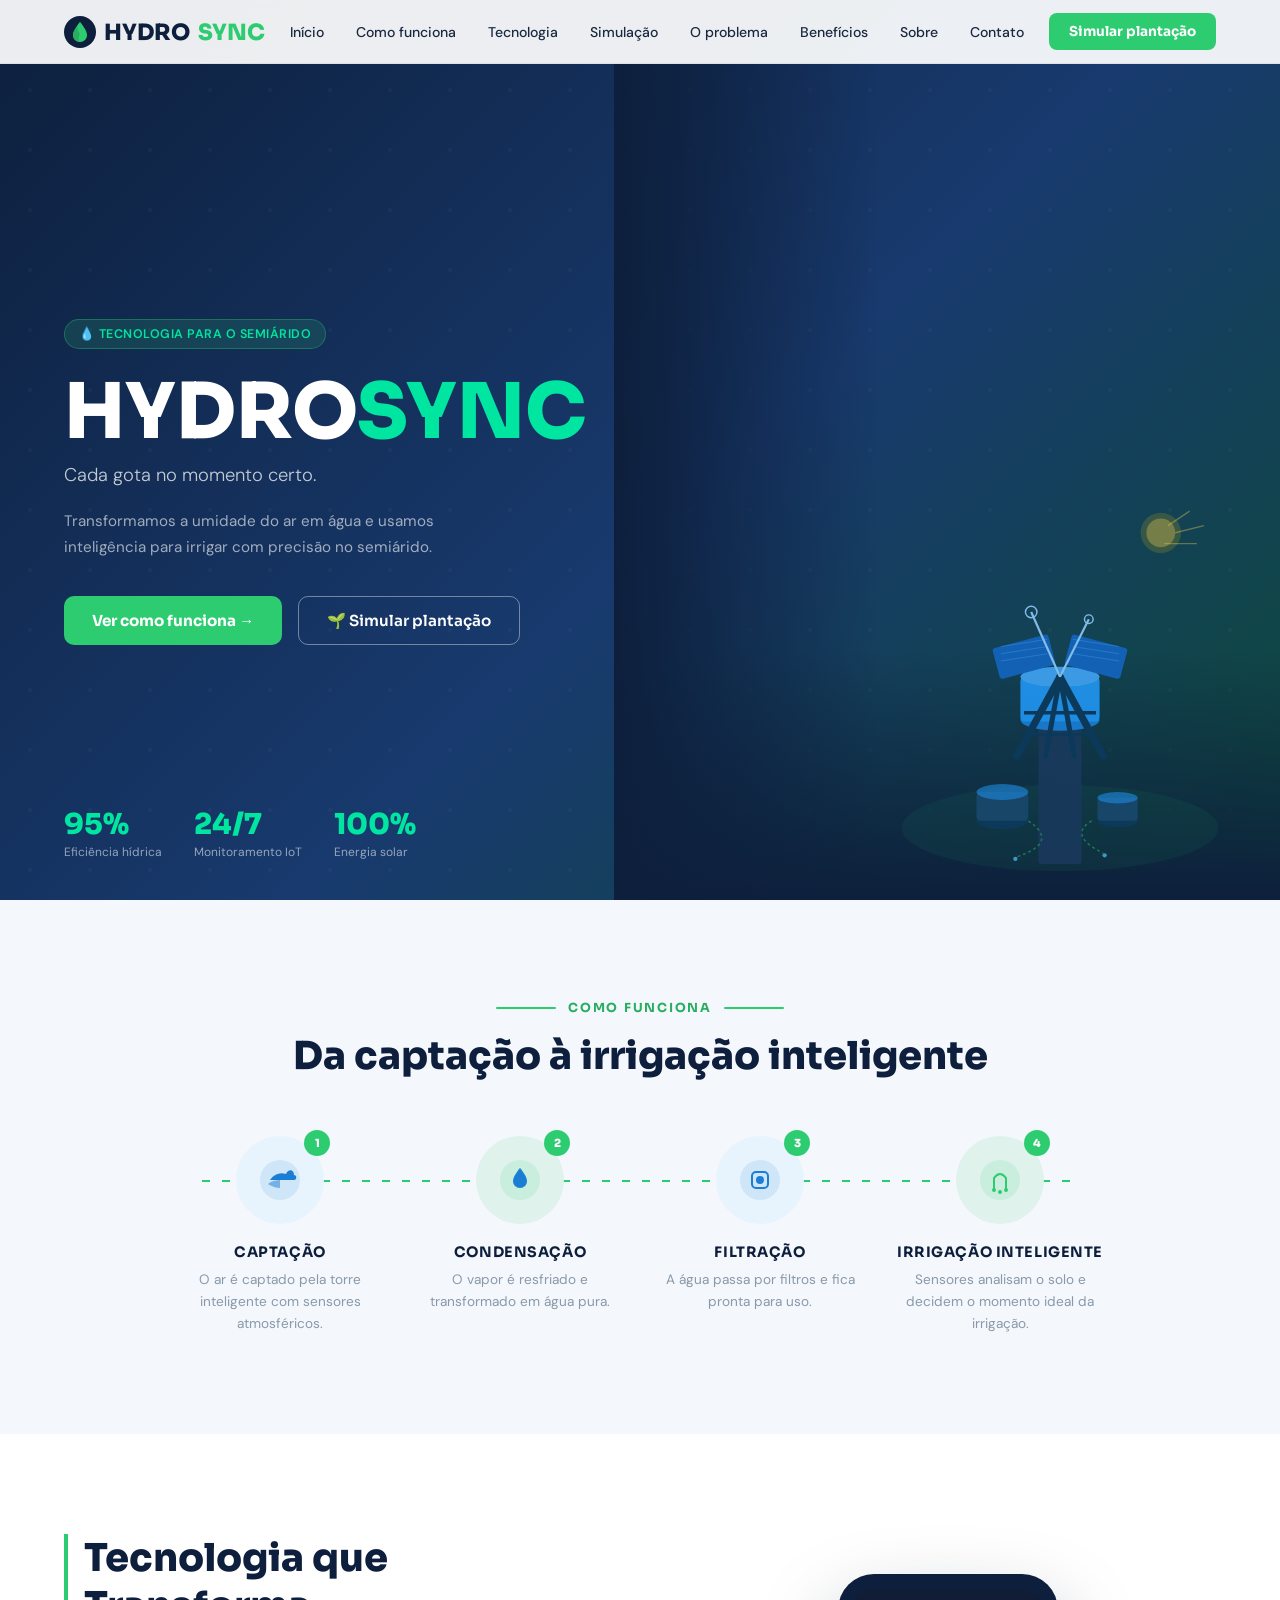
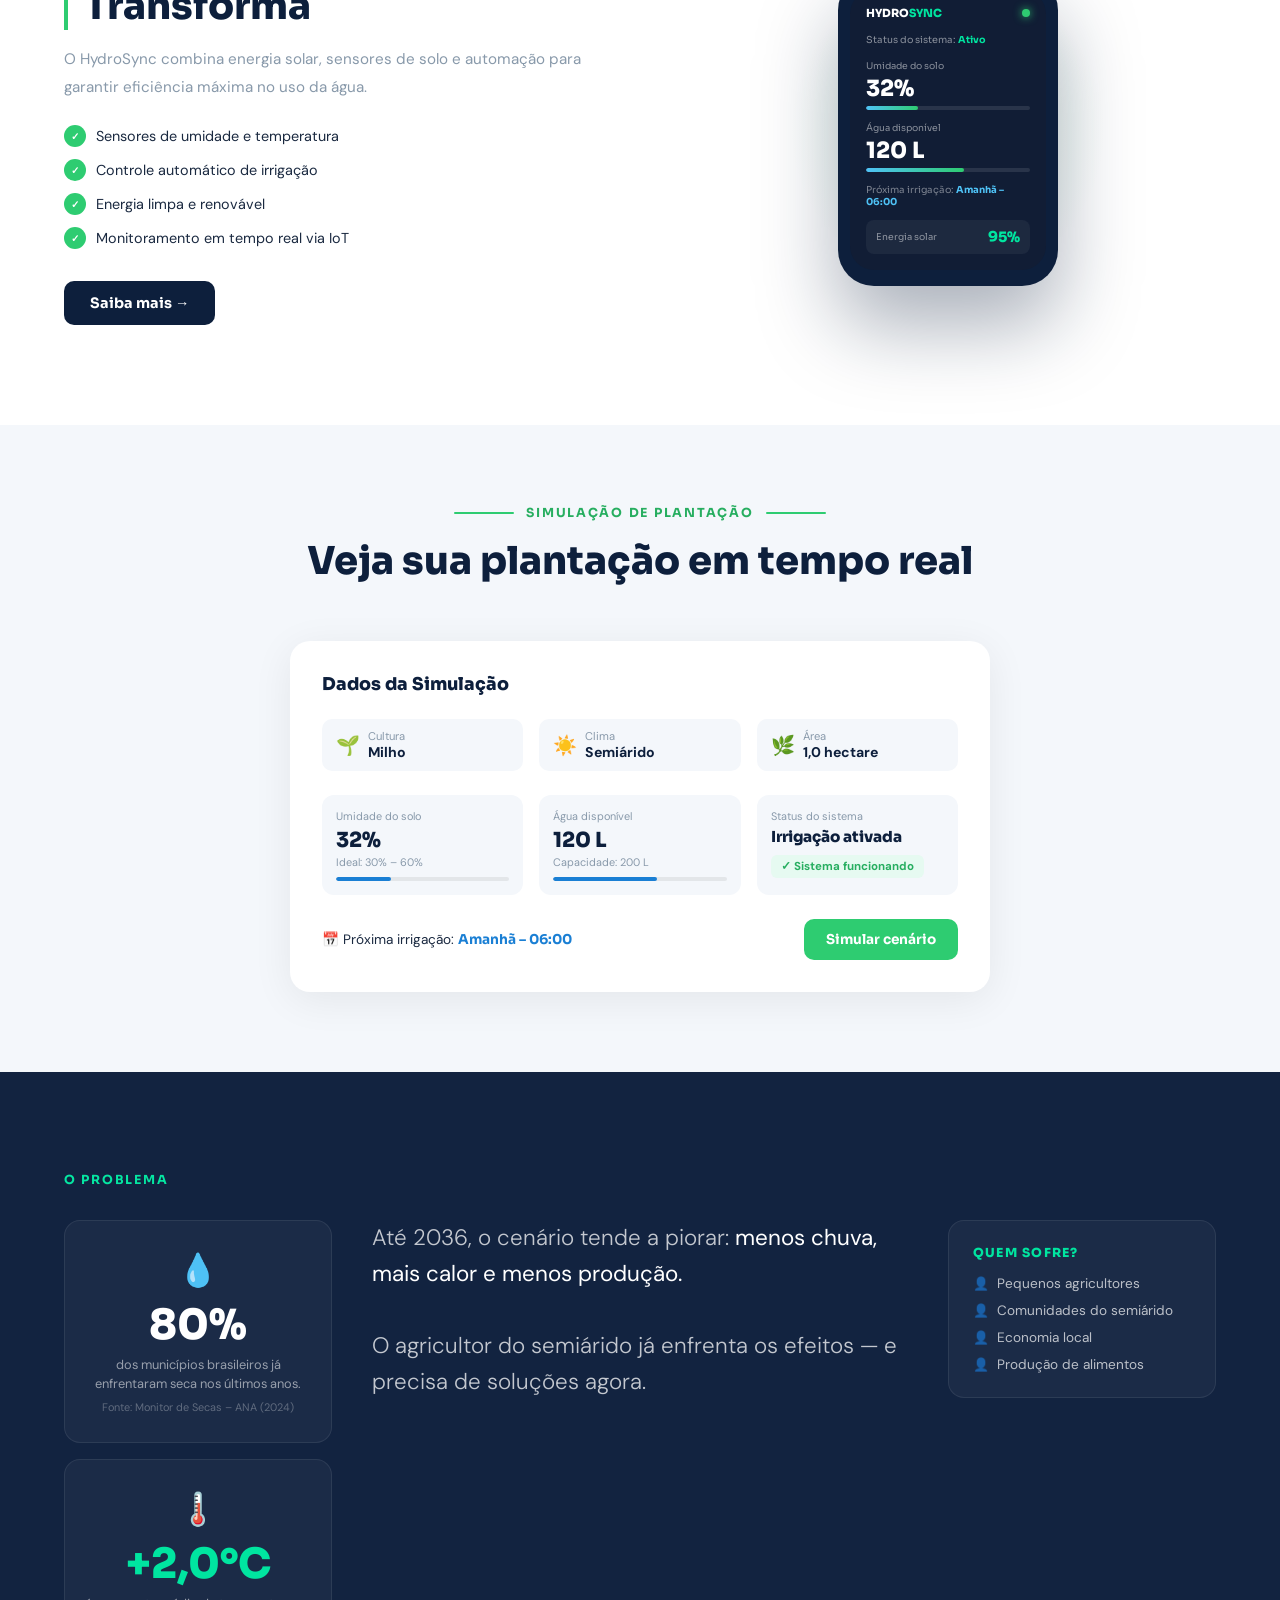
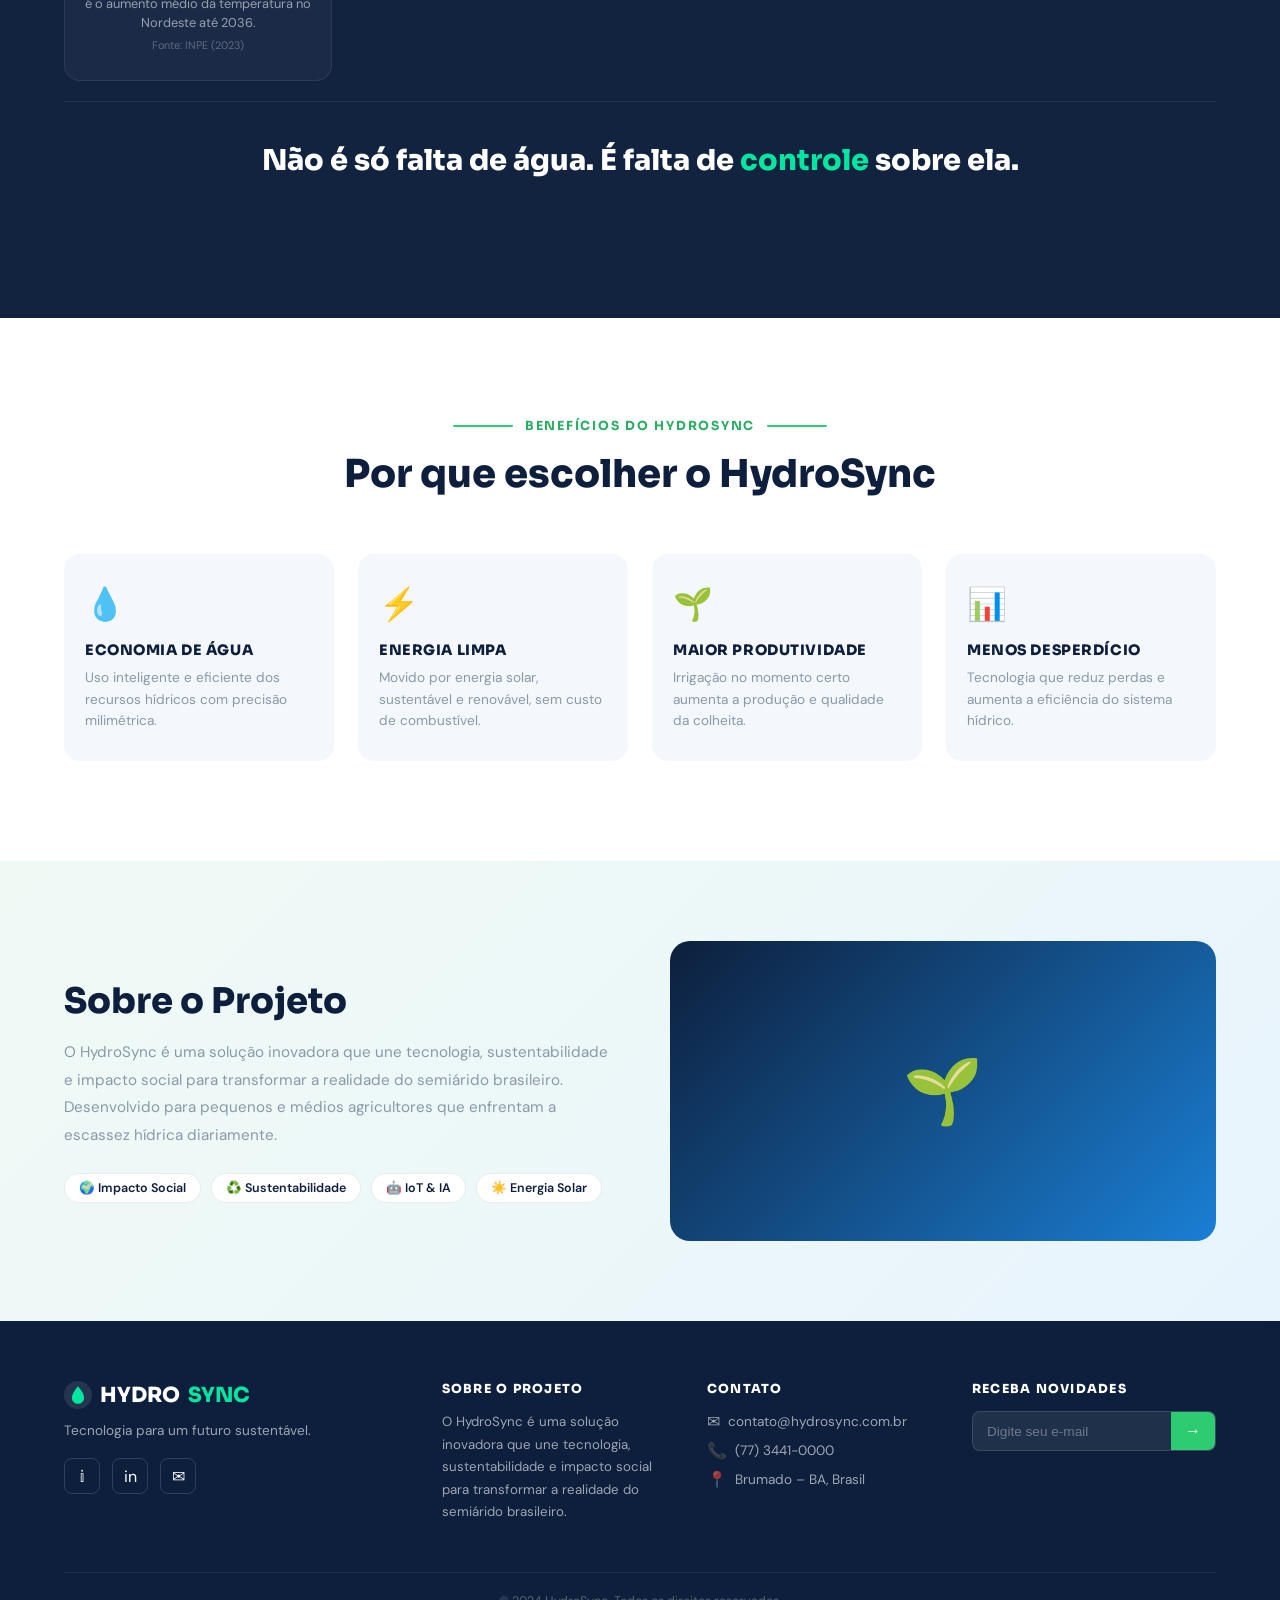
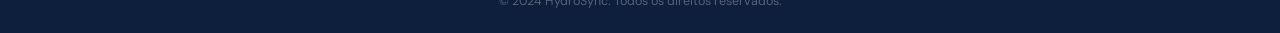
<file: index.html>
<!DOCTYPE html>
<html lang="pt-BR">
<head>
<meta charset="UTF-8">
<meta name="viewport" content="width=device-width, initial-scale=1.0">
<title>HydroSync – Cada gota no momento certo</title>
<link href="https://fonts.googleapis.com/css2?family=Sora:wght@300;400;600;700;800&family=DM+Sans:ital,wght@0,300;0,400;0,500;1,300&display=swap" rel="stylesheet">
<link rel="stylesheet" href="style.css">
</head>
<body>

<!-- NAV -->
<nav id="navbar">
  <a href="#" class="logo">
    <svg class="logo-icon" viewBox="0 0 32 32" fill="none" xmlns="http://www.w3.org/2000/svg">
      <circle cx="16" cy="16" r="16" fill="#0d1f3c"/>
      <path d="M16 6 C16 6 9 14 9 19 C9 22.9 12.1 26 16 26 C19.9 26 23 22.9 23 19 C23 14 16 6 16 6Z" fill="#2ecc71"/>
      <path d="M16 18 C14 16 13 13 14 11 C11 13 9 15.8 9 19 C9 22.9 12.1 26 16 26 C16 26 13 23 16 18Z" fill="#27ae60"/>
    </svg>
    HYDRO<span>SYNC</span>
  </a>
  <ul class="nav-links">
    <li><a href="#hero">Início</a></li>
    <li><a href="#como-funciona">Como funciona</a></li>
    <li><a href="#tecnologia">Tecnologia</a></li>
    <li><a href="#simulacao">Simulação</a></li>
    <li><a href="#problema">O problema</a></li>
    <li><a href="#beneficios">Benefícios</a></li>
    <li><a href="#sobre">Sobre</a></li>
    <li><a href="#footer">Contato</a></li>
  </ul>
<a href="simulacao.html" class="btn-nav">Simular plantação</a>
</nav>

<!-- HERO -->
<section id="hero">
  <div class="hero-content">
    <div class="hero-badge">
      💧 Tecnologia para o semiárido
    </div>
    <h1>HYDRO<span>SYNC</span></h1>
    <p class="hero-tagline">Cada gota no momento certo.</p>
    <p class="hero-desc">Transformamos a umidade do ar em água e usamos inteligência para irrigar com precisão no semiárido.</p>
    <div class="hero-btns">
      <a href="#como-funciona" class="btn-primary">Ver como funciona →</a>
      <a href="#simulacao" class="btn-outline">🌱 Simular plantação</a>
    </div>
  </div>

  <!-- Illustrative tower SVG -->
  <div class="hero-visual">
    <svg viewBox="0 0 500 600" xmlns="http://www.w3.org/2000/svg" class="hero-tower" style="width:360px;opacity:.9">
      <!-- Sky glow -->
      <ellipse cx="250" cy="500" rx="220" ry="60" fill="rgba(46,204,113,0.08)"/>
      <!-- Tower base -->
      <rect x="220" y="350" width="60" height="200" fill="#1a3a5c" rx="4"/>
      <!-- Tank -->
      <ellipse cx="250" cy="350" rx="55" ry="15" fill="#1a7fd4"/>
      <rect x="195" y="290" width="110" height="62" fill="#2196f3" rx="6"/>
      <ellipse cx="250" cy="290" rx="55" ry="14" fill="#42a5f5"/>
      <!-- Tower legs -->
      <line x1="250" y1="290" x2="190" y2="400" stroke="#0d3a5c" stroke-width="10" stroke-linecap="round"/>
      <line x1="250" y1="290" x2="310" y2="400" stroke="#0d3a5c" stroke-width="10" stroke-linecap="round"/>
      <line x1="250" y1="290" x2="230" y2="400" stroke="#0d3a5c" stroke-width="7" stroke-linecap="round"/>
      <line x1="250" y1="290" x2="270" y2="400" stroke="#0d3a5c" stroke-width="7" stroke-linecap="round"/>
      <!-- Cross bars -->
      <line x1="200" y1="340" x2="300" y2="340" stroke="#0d3a5c" stroke-width="5"/>
      <line x1="208" y1="370" x2="292" y2="370" stroke="#0d3a5c" stroke-width="4"/>
      <!-- Solar panels on top -->
      <rect x="160" y="240" width="80" height="44" fill="#1565c0" rx="4" transform="rotate(-15 200 262)"/>
      <rect x="260" y="240" width="80" height="44" fill="#1565c0" rx="4" transform="rotate(15 300 262)"/>
      <!-- Panel lines -->
      <line x1="168" y1="248" x2="232" y2="238" stroke="#42a5f5" stroke-width="1" opacity=".6"/>
      <line x1="168" y1="258" x2="232" y2="248" stroke="#42a5f5" stroke-width="1" opacity=".6"/>
      <line x1="168" y1="268" x2="232" y2="258" stroke="#42a5f5" stroke-width="1" opacity=".6"/>
      <line x1="268" y1="238" x2="332" y2="248" stroke="#42a5f5" stroke-width="1" opacity=".6"/>
      <line x1="268" y1="248" x2="332" y2="258" stroke="#42a5f5" stroke-width="1" opacity=".6"/>
      <line x1="268" y1="258" x2="332" y2="268" stroke="#42a5f5" stroke-width="1" opacity=".6"/>
      <!-- Antennas -->
      <line x1="250" y1="290" x2="210" y2="200" stroke="#90caf9" stroke-width="3"/>
      <circle cx="210" cy="200" r="8" fill="none" stroke="#90caf9" stroke-width="2"/>
      <line x1="250" y1="290" x2="290" y2="210" stroke="#90caf9" stroke-width="3"/>
      <circle cx="290" cy="210" r="6" fill="none" stroke="#90caf9" stroke-width="2"/>
      <!-- Ground tanks -->
      <ellipse cx="170" cy="490" rx="36" ry="12" fill="#0d3a5c"/>
      <rect x="134" y="450" width="72" height="40" fill="#1a4a6e" rx="6"/>
      <ellipse cx="170" cy="450" rx="36" ry="11" fill="#2196f3" opacity=".6"/>
      <ellipse cx="330" cy="490" rx="28" ry="9" fill="#0d3a5c"/>
      <rect x="302" y="458" width="56" height="32" fill="#1a4a6e" rx="5"/>
      <ellipse cx="330" cy="458" rx="28" ry="8" fill="#2196f3" opacity=".6"/>
      <!-- Drip lines -->
      <path d="M206 490 Q250 520 190 540" stroke="#2ecc71" stroke-width="2" fill="none" opacity=".5" stroke-dasharray="4 4"/>
      <path d="M294 490 Q260 510 310 535" stroke="#2ecc71" stroke-width="2" fill="none" opacity=".5" stroke-dasharray="4 4"/>
      <!-- Water drops -->
      <circle cx="188" cy="543" r="3" fill="#4fc3f7" opacity=".8"/>
      <circle cx="312" cy="538" r="3" fill="#4fc3f7" opacity=".8"/>
      <!-- Sunlight rays -->
      <line x1="400" y1="80" x2="430" y2="60" stroke="#ffd54f" stroke-width="2" opacity=".4"/>
      <line x1="410" y1="90" x2="450" y2="80" stroke="#ffd54f" stroke-width="2" opacity=".4"/>
      <line x1="395" y1="105" x2="440" y2="105" stroke="#ffd54f" stroke-width="2" opacity=".4"/>
      <circle cx="390" cy="90" r="28" fill="#ffcc02" opacity=".18"/>
      <circle cx="390" cy="90" r="20" fill="#ffd54f" opacity=".35"/>
    </svg>
  </div>

  <div class="hero-stats">
    <div class="stat">
      <div class="stat-val">95%</div>
      <div class="stat-lbl">Eficiência hídrica</div>
    </div>
    <div class="stat">
      <div class="stat-val">24/7</div>
      <div class="stat-lbl">Monitoramento IoT</div>
    </div>
    <div class="stat">
      <div class="stat-val">100%</div>
      <div class="stat-lbl">Energia solar</div>
    </div>
  </div>
</section>

<!-- COMO FUNCIONA -->
<section id="como-funciona">
  <div class="section-tag"><span>Como funciona</span></div>
  <h2 class="section-title">Da captação à irrigação inteligente</h2>
  <div class="steps">
    <div class="step">
      <div class="step-icon">
        <svg width="40" height="40" viewBox="0 0 40 40" fill="none"><circle cx="20" cy="20" r="20" fill="#1a7fd4" opacity=".12"/><path d="M10 20 C14 14 20 12 26 14 C28 9 34 9 34 15 C37 15 37 20 34 20 Z" fill="#1a7fd4"/><path d="M8 24 C8 24 12 20 20 20 L20 28 C14 28 8 24 8 24Z" fill="#1a7fd4" opacity=".5"/></svg>
        <div class="step-num">1</div>
      </div>
      <h3>Captação</h3>
      <p>O ar é captado pela torre inteligente com sensores atmosféricos.</p>
    </div>
    <div class="step">
      <div class="step-icon">
        <svg width="40" height="40" viewBox="0 0 40 40" fill="none"><circle cx="20" cy="20" r="20" fill="#2ecc71" opacity=".12"/><path d="M20 8 C20 8 13 16 13 21 C13 24.9 16.1 28 20 28 C23.9 28 27 24.9 27 21 C27 16 20 8 20 8Z" fill="#1a7fd4"/></svg>
        <div class="step-num">2</div>
      </div>
      <h3>Condensação</h3>
      <p>O vapor é resfriado e transformado em água pura.</p>
    </div>
    <div class="step">
      <div class="step-icon">
        <svg width="40" height="40" viewBox="0 0 40 40" fill="none"><circle cx="20" cy="20" r="20" fill="#1a7fd4" opacity=".12"/><rect x="12" y="12" width="16" height="16" rx="4" fill="none" stroke="#1a7fd4" stroke-width="2"/><circle cx="20" cy="20" r="4" fill="#1a7fd4"/></svg>
        <div class="step-num">3</div>
      </div>
      <h3>Filtração</h3>
      <p>A água passa por filtros e fica pronta para uso.</p>
    </div>
    <div class="step">
      <div class="step-icon">
        <svg width="40" height="40" viewBox="0 0 40 40" fill="none"><circle cx="20" cy="20" r="20" fill="#2ecc71" opacity=".12"/><path d="M14 28 L14 18 Q20 10 26 18 L26 28" fill="none" stroke="#2ecc71" stroke-width="2" stroke-linecap="round"/><circle cx="14" cy="30" r="2" fill="#2ecc71"/><circle cx="20" cy="32" r="2" fill="#2ecc71"/><circle cx="26" cy="30" r="2" fill="#2ecc71"/></svg>
        <div class="step-num">4</div>
      </div>
      <h3>Irrigação Inteligente</h3>
      <p>Sensores analisam o solo e decidem o momento ideal da irrigação.</p>
    </div>
  </div>
</section>

<!-- TECNOLOGIA -->
<section id="tecnologia">
  <div class="tech-text">
    <h2>Tecnologia que Transforma</h2>
    <p>O HydroSync combina energia solar, sensores de solo e automação para garantir eficiência máxima no uso da água.</p>
    <ul class="feature-list">
      <li>Sensores de umidade e temperatura</li>
      <li>Controle automático de irrigação</li>
      <li>Energia limpa e renovável</li>
      <li>Monitoramento em tempo real via IoT</li>
    </ul>
    <a href="#simulacao" class="btn-green">Saiba mais →</a>
  </div>

  <div class="phone-wrap">
    <div class="glow-ring"></div>
    <div class="phone">
      <div class="phone-inner">
        <div class="phone-header">
          <div class="phone-logo">HYDRO<span>SYNC</span></div>
          <div class="status-dot"></div>
        </div>
        <div class="phone-status">Status do sistema: <strong>Ativo</strong></div>
        <div class="phone-metric">
          <div class="metric-lbl">Umidade do solo</div>
          <div class="metric-val">32%</div>
          <div class="metric-bar"><div class="metric-fill" style="width:32%"></div></div>
        </div>
        <div class="phone-metric">
          <div class="metric-lbl">Água disponível</div>
          <div class="metric-val">120 L</div>
          <div class="metric-bar"><div class="metric-fill" style="width:60%"></div></div>
        </div>
        <div class="phone-next">Próxima irrigação: <strong>Amanhã – 06:00</strong></div>
        <div class="solar-row">
          <div class="solar-lbl">Energia solar</div>
          <div class="solar-val">95%</div>
        </div>
      </div>
    </div>
  </div>
</section>

<!-- SIMULAÇÃO -->
<section id="simulacao">
  <div class="section-tag"><span>Simulação de Plantação</span></div>
  <h2 class="section-title">Veja sua plantação em tempo real</h2>
  <div class="sim-card">
    <h3>Dados da Simulação</h3>
    <div class="sim-row">
      <div class="sim-chip"><div class="chip-icon">🌱</div><div><div class="chip-lbl">Cultura</div><div class="chip-val">Milho</div></div></div>
      <div class="sim-chip"><div class="chip-icon">☀️</div><div><div class="chip-lbl">Clima</div><div class="chip-val">Semiárido</div></div></div>
      <div class="sim-chip"><div class="chip-icon">🌿</div><div><div class="chip-lbl">Área</div><div class="chip-val">1,0 hectare</div></div></div>
    </div>
    <div class="sim-metrics">
      <div class="sim-metric">
        <div class="lbl">Umidade do solo</div>
        <div class="val">32%</div>
        <div class="sub">Ideal: 30% – 60%</div>
        <div class="bar"><div class="fill-blue" style="width:32%"></div></div>
      </div>
      <div class="sim-metric">
        <div class="lbl">Água disponível</div>
        <div class="val">120 L</div>
        <div class="sub">Capacidade: 200 L</div>
        <div class="bar"><div class="fill-blue" style="width:60%"></div></div>
      </div>
      <div class="sim-metric">
        <div class="lbl">Status do sistema</div>
        <div class="val" style="font-size:.95rem">Irrigação ativada</div>
        <div style="margin-top:8px"><span class="tag-active">✓ Sistema funcionando</span></div>
      </div>
    </div>
    <div class="sim-footer">
      <div class="next-irr">📅 Próxima irrigação: <strong>Amanhã – 06:00</strong></div>
    <button class="btn-primary" style="font-size:.85rem;padding:12px 22px"
onclick="window.location.href='simulacao.html'">
  Simular cenário
</button>
    </div>
  </div>
</section>

<!-- O PROBLEMA -->
<section id="problema">
  <div class="problema-header">O Problema</div>
  <div class="problema-grid">
    <div style="display:flex;flex-direction:column;gap:16px">
      <div class="prob-stat-big">
        <div class="prob-stat-icon">💧</div>
        <div class="prob-stat-val">80%</div>
        <div class="prob-stat-desc">dos municípios brasileiros já enfrentaram seca nos últimos anos.</div>
        <div class="prob-stat-source">Fonte: Monitor de Secas – ANA (2024)</div>
      </div>
      <div class="prob-stat-big">
        <div class="prob-stat-icon">🌡️</div>
        <div class="prob-stat-val accent">+2,0°C</div>
        <div class="prob-stat-desc">é o aumento médio da temperatura no Nordeste até 2036.</div>
        <div class="prob-stat-source">Fonte: INPE (2023)</div>
      </div>
    </div>
    <div class="prob-center">
      <div class="prob-center-text">
        Até 2036, o cenário tende a piorar: <span class="prob-center-hl">menos chuva, mais calor e menos produção.</span>
        <br><br>
        O agricultor do semiárido já enfrenta os efeitos — e precisa de soluções agora.
      </div>
    </div>
    <div class="prob-quem">
      <h4>Quem sofre?</h4>
      <ul class="quem-list">
        <li>Pequenos agricultores</li>
        <li>Comunidades do semiárido</li>
        <li>Economia local</li>
        <li>Produção de alimentos</li>
      </ul>
    </div>
  </div>
  <div class="prob-big-quote">
    Não é só falta de água. É falta de <span>controle</span> sobre ela.
  </div>
</section>

<!-- BENEFÍCIOS -->
<section id="beneficios">
  <div class="section-tag"><span>Benefícios do HydroSync</span></div>
  <h2 class="section-title">Por que escolher o HydroSync</h2>
  <div class="beneficios-grid">
    <div class="ben-card">
      <div class="ben-icon">💧</div>
      <h3>Economia de Água</h3>
      <p>Uso inteligente e eficiente dos recursos hídricos com precisão milimétrica.</p>
    </div>
    <div class="ben-card">
      <div class="ben-icon">⚡</div>
      <h3>Energia Limpa</h3>
      <p>Movido por energia solar, sustentável e renovável, sem custo de combustível.</p>
    </div>
    <div class="ben-card">
      <div class="ben-icon">🌱</div>
      <h3>Maior Produtividade</h3>
      <p>Irrigação no momento certo aumenta a produção e qualidade da colheita.</p>
    </div>
    <div class="ben-card">
      <div class="ben-icon">📊</div>
      <h3>Menos Desperdício</h3>
      <p>Tecnologia que reduz perdas e aumenta a eficiência do sistema hídrico.</p>
    </div>
  </div>
</section>

<!-- SOBRE -->
<section id="sobre">
  <div class="sobre-text">
    <h2>Sobre o Projeto</h2>
    <p>O HydroSync é uma solução inovadora que une tecnologia, sustentabilidade e impacto social para transformar a realidade do semiárido brasileiro. Desenvolvido para pequenos e médios agricultores que enfrentam a escassez hídrica diariamente.</p>
    <div class="sobre-tags">
      <span class="tag">🌍 Impacto Social</span>
      <span class="tag">♻️ Sustentabilidade</span>
      <span class="tag">🤖 IoT & IA</span>
      <span class="tag">☀️ Energia Solar</span>
    </div>
  </div>
  <div class="sobre-img">🌱
  </div>
</section>

<!-- FOOTER -->
<footer id="footer">
  <div class="footer-grid">
    <div>
      <div class="footer-logo">
        <svg width="28" height="28" viewBox="0 0 32 32" fill="none"><circle cx="16" cy="16" r="16" fill="rgba(255,255,255,0.1)"/><path d="M16 6 C16 6 9 14 9 19 C9 22.9 12.1 26 16 26 C19.9 26 23 22.9 23 19 C23 14 16 6 16 6Z" fill="#00e5a0"/></svg>
        HYDRO<span>SYNC</span>
      </div>
      <div class="footer-desc">Tecnologia para um futuro sustentável.</div>
      <div class="social-row">
        <a class="soc" href="#">𝕚</a>
        <a class="soc" href="#">in</a>
        <a class="soc" href="#">✉</a>
      </div>
    </div>
    <div class="footer-col">
      <h4>Sobre o Projeto</h4>
      <p style="font-size:.83rem;line-height:1.7">O HydroSync é uma solução inovadora que une tecnologia, sustentabilidade e impacto social para transformar a realidade do semiárido brasileiro.</p>
    </div>
    <div class="footer-col">
      <h4>Contato</h4>
      <div class="contact-item"><span>✉</span> contato@hydrosync.com.br</div>
      <div class="contact-item"><span>📞</span> (77) 3441-0000</div>
      <div class="contact-item"><span>📍</span> Brumado – BA, Brasil</div>
    </div>
    <div class="footer-col">
      <h4>Receba Novidades</h4>
      <div class="newsletter">
        <div class="newsletter-row">
          <input type="email" placeholder="Digite seu e-mail">
          <button>→</button>
        </div>
      </div>
    </div>
  </div>
  <div class="footer-bottom">© 2024 HydroSync. Todos os direitos reservados.</div>
</footer>

<script>
  // Nav scroll effect
  const nav = document.getElementById('navbar');
  window.addEventListener('scroll', () => {
    nav.classList.toggle('scrolled', window.scrollY > 20);
  });

  // Intersection observer for step animation
  const steps = document.querySelectorAll('.step');
  const observer = new IntersectionObserver((entries) => {
    entries.forEach((e, i) => {
      if (e.isIntersecting) {
        setTimeout(() => e.target.classList.add('visible'), i * 150);
      }
    });
  }, { threshold: 0.2 });
  steps.forEach(s => observer.observe(s));

  // Animate numbers on scroll
  const stats = document.querySelectorAll('.stat-val');
  const statObs = new IntersectionObserver((entries) => {
    entries.forEach(e => {
      if (e.isIntersecting) {
        e.target.style.animation = 'fadeUp .6s ease both';
      }
    });
  }, { threshold: 0.5 });
  stats.forEach(s => statObs.observe(s));
</script>
</body>
</html>
</file>
<file: style.css>
:root {
    --navy: #0d1f3c;
    --green: #2ecc71;
    --green-dark: #27ae60;
    --blue: #1a7fd4;
    --blue-light: #4fc3f7;
    --white: #ffffff;
    --gray-light: #f4f7fb;
    --gray: #8899aa;
    --text: #1a2940;
    --accent: #00e5a0;
  }

  * { margin: 0; padding: 0; box-sizing: border-box; }

  html { scroll-behavior: smooth; }

  body {
    font-family: 'DM Sans', sans-serif;
    color: var(--text);
    background: var(--white);
    overflow-x: hidden;
  }

  /* ===== NAV ===== */
  nav {
    position: fixed; top: 0; left: 0; right: 0; z-index: 100;
    display: flex; align-items: center; justify-content: space-between;
    padding: 0 5%;
    height: 64px;
    background: rgba(255,255,255,0.92);
    backdrop-filter: blur(14px);
    border-bottom: 1px solid rgba(0,0,0,0.06);
    transition: box-shadow .3s;
  }
  nav.scrolled { box-shadow: 0 4px 24px rgba(0,0,0,0.08); }

  .logo {
    font-family: 'Sora', sans-serif;
    font-size: 1.4rem; font-weight: 800;
    color: var(--navy);
    display: flex; align-items: center; gap: 8px;
    text-decoration: none;
  }
  .logo span { color: var(--green); }
  .logo-icon { width: 32px; height: 32px; }

  .nav-links {
    display: flex; gap: 2rem; list-style: none;
  }
  .nav-links a {
    font-size: .88rem; font-weight: 500;
    color: var(--text); text-decoration: none;
    transition: color .2s;
  }
  .nav-links a:hover { color: var(--green-dark); }

  .btn-nav {
    background: var(--green); color: #fff;
    border: none; border-radius: 8px;
    padding: 10px 20px;
    font-family: 'Sora', sans-serif; font-size: .85rem; font-weight: 700;
    cursor: pointer; transition: background .2s, transform .15s;
    text-decoration: none;
  }
  .btn-nav:hover { background: var(--green-dark); transform: translateY(-1px); }

  /* ===== HERO ===== */
  #hero {
    min-height: 100vh;
    background: linear-gradient(135deg, var(--navy) 0%, #183a6e 55%, #0d4a3a 100%);
    display: flex; align-items: center;
    padding: 64px 5% 0;
    position: relative; overflow: hidden;
  }
  #hero::before {
    content: '';
    position: absolute; inset: 0;
    background: url("data:image/svg+xml,%3Csvg width='60' height='60' viewBox='0 0 60 60' xmlns='http://www.w3.org/2000/svg'%3E%3Cg fill='none' fill-rule='evenodd'%3E%3Cg fill='%23ffffff' fill-opacity='0.03'%3E%3Ccircle cx='30' cy='30' r='2'/%3E%3C/g%3E%3C/g%3E%3C/svg%3E") repeat;
  }
  .hero-content {
    position: relative; z-index: 2;
    max-width: 520px;
    animation: fadeUp .9s ease both;
  }
  .hero-badge {
    display: inline-flex; align-items: center; gap: 6px;
    background: rgba(46,204,113,.15); border: 1px solid rgba(46,204,113,.35);
    border-radius: 100px; padding: 6px 14px;
    font-size: .78rem; color: var(--accent); font-weight: 600;
    margin-bottom: 1.5rem;
    letter-spacing: .04em; text-transform: uppercase;
  }
  .hero-content h1 {
    font-family: 'Sora', sans-serif;
    font-size: clamp(2.8rem, 6vw, 4.8rem);
    font-weight: 800; line-height: 1.04;
    color: #fff;
    margin-bottom: .6rem;
  }
  .hero-content h1 span { color: var(--accent); }
  .hero-tagline {
    font-size: 1.15rem; font-weight: 300; color: rgba(255,255,255,.75);
    margin-bottom: 1.2rem; line-height: 1.5;
  }
  .hero-desc {
    font-size: .95rem; color: rgba(255,255,255,.6);
    line-height: 1.7; margin-bottom: 2.2rem; max-width: 420px;
  }
  .hero-btns { display: flex; gap: 1rem; flex-wrap: wrap; }
  .btn-primary {
    background: var(--green); color: #fff;
    border: none; border-radius: 10px;
    padding: 14px 28px;
    font-family: 'Sora', sans-serif; font-size: .95rem; font-weight: 700;
    cursor: pointer; transition: all .2s;
    display: inline-flex; align-items: center; gap: 8px;
    text-decoration: none;
  }
  .btn-primary:hover { background: var(--green-dark); transform: translateY(-2px); box-shadow: 0 8px 24px rgba(46,204,113,.35); }
  .btn-outline {
    background: transparent; color: #fff;
    border: 1.5px solid rgba(255,255,255,.4); border-radius: 10px;
    padding: 14px 28px;
    font-family: 'Sora', sans-serif; font-size: .95rem; font-weight: 600;
    cursor: pointer; transition: all .2s;
    display: inline-flex; align-items: center; gap: 8px;
    text-decoration: none;
  }
  .btn-outline:hover { border-color: #fff; background: rgba(255,255,255,.08); }

  .hero-visual {
    position: absolute; right: 0; bottom: 0; top: 64px;
    width: 52%;
    display: flex; align-items: flex-end; justify-content: center;
    overflow: hidden;
  }
  .hero-visual img {
    width: 100%; height: 100%; object-fit: cover;
    object-position: center bottom;
    opacity: .85;
  }
  .hero-visual::before {
    content: '';
    position: absolute; inset: 0; z-index: 1;
    background: linear-gradient(to right, var(--navy) 0%, transparent 40%),
                linear-gradient(to top, var(--navy) 0%, transparent 30%);
  }
  .hero-tower {
    position: absolute; right: 6%; bottom: 0; z-index: 2;
    width: 280px;
    animation: float 6s ease-in-out infinite;
  }
  .hero-stats {
    position: absolute; bottom: 2.5rem; left: 5%; z-index: 3;
    display: flex; gap: 2rem;
    animation: fadeUp 1.2s ease .4s both;
  }
  .stat { text-align: left; }
  .stat-val {
    font-family: 'Sora', sans-serif; font-size: 1.8rem; font-weight: 800;
    color: var(--accent);
  }
  .stat-lbl { font-size: .75rem; color: rgba(255,255,255,.55); margin-top: 2px; }

  /* ===== COMO FUNCIONA ===== */
  #como-funciona {
    background: var(--gray-light);
    padding: 100px 5%;
  }
  .section-tag {
    display: flex; align-items: center; justify-content: center; gap: 12px;
    margin-bottom: 1rem;
  }
  .section-tag::before,.section-tag::after {
    content: ''; flex: 1; max-width: 60px;
    height: 2px; background: var(--green);
    border-radius: 2px;
  }
  .section-tag span {
    font-family: 'Sora', sans-serif;
    font-size: .78rem; font-weight: 700; letter-spacing: .14em;
    text-transform: uppercase; color: var(--green-dark);
  }
  .section-title {
    font-family: 'Sora', sans-serif;
    font-size: clamp(1.6rem, 3vw, 2.4rem); font-weight: 800;
    color: var(--navy); text-align: center; margin-bottom: 3.5rem;
  }

  .steps {
    display: flex; gap: 0; justify-content: center;
    flex-wrap: wrap;
    position: relative;
  }
  .steps::before {
    content: '';
    position: absolute; top: 44px; left: 12%; right: 12%;
    height: 2px;
    background: repeating-linear-gradient(to right, var(--green) 0, var(--green) 8px, transparent 8px, transparent 20px);
  }
  .step {
    flex: 1; min-width: 180px; max-width: 240px;
    text-align: center; padding: 0 16px;
    position: relative;
    opacity: 0; transform: translateY(30px);
    transition: opacity .6s ease, transform .6s ease;
  }
  .step.visible { opacity: 1; transform: translateY(0); }
  .step-icon {
    width: 88px; height: 88px; border-radius: 50%;
    display: flex; align-items: center; justify-content: center;
    margin: 0 auto 1.2rem;
    font-size: 2rem;
    position: relative; z-index: 2;
  }
  .step:nth-child(1) .step-icon { background: #e8f4fd; }
  .step:nth-child(2) .step-icon { background: #dff2ec; }
  .step:nth-child(3) .step-icon { background: #e8f4fd; }
  .step:nth-child(4) .step-icon { background: #dff2ec; }
  .step-num {
    position: absolute; top: -6px; right: -6px;
    width: 26px; height: 26px; border-radius: 50%;
    background: var(--green); color: #fff;
    font-family: 'Sora', sans-serif; font-size: .7rem; font-weight: 800;
    display: flex; align-items: center; justify-content: center;
  }
  .step h3 {
    font-family: 'Sora', sans-serif; font-size: .9rem; font-weight: 700;
    color: var(--navy); margin-bottom: .5rem; text-transform: uppercase; letter-spacing: .04em;
  }
  .step p { font-size: .85rem; color: var(--gray); line-height: 1.6; }

  /* ===== TECNOLOGIA ===== */
  #tecnologia {
    padding: 100px 5%;
    display: grid; grid-template-columns: 1fr 1fr;
    gap: 80px; align-items: center;
  }
  .tech-text h2 {
    font-family: 'Sora', sans-serif; font-size: clamp(1.6rem,3vw,2.4rem); font-weight: 800;
    color: var(--navy); margin-bottom: 1rem;
    border-left: 4px solid var(--green); padding-left: 16px;
  }
  .tech-text p { color: var(--gray); line-height: 1.8; margin-bottom: 1.5rem; font-size: .95rem; }
  .feature-list { list-style: none; display: flex; flex-direction: column; gap: .75rem; margin-bottom: 2rem; }
  .feature-list li {
    display: flex; align-items: center; gap: 10px;
    font-size: .9rem; color: var(--text);
  }
  .feature-list li::before {
    content: '✓';
    width: 22px; height: 22px; border-radius: 50%;
    background: var(--green); color: #fff;
    font-size: .65rem; font-weight: 800;
    display: flex; align-items: center; justify-content: center;
    flex-shrink: 0;
  }
  .btn-green {
    background: var(--navy); color: #fff;
    border: none; border-radius: 10px; padding: 13px 26px;
    font-family: 'Sora', sans-serif; font-size: .9rem; font-weight: 700;
    cursor: pointer; transition: all .2s; text-decoration: none; display: inline-block;
  }
  .btn-green:hover { background: var(--blue); transform: translateY(-2px); }

  /* Phone mockup */
  .phone-wrap {
    display: flex; justify-content: center; align-items: center;
    position: relative;
  }
  .phone {
    width: 220px;
    background: var(--navy);
    border-radius: 36px;
    padding: 16px 12px;
    box-shadow: 0 40px 80px rgba(13,31,60,.35), 0 0 0 8px rgba(255,255,255,.06);
    position: relative; z-index: 2;
    animation: float 5s ease-in-out infinite;
  }
  .phone-inner {
    background: #111d35; border-radius: 24px; overflow: hidden;
    padding: 16px; font-family: 'Sora', sans-serif;
  }
  .phone-header { display: flex; align-items: center; justify-content: space-between; margin-bottom: 14px; }
  .phone-logo { font-size: .7rem; font-weight: 800; color: #fff; }
  .phone-logo span { color: var(--accent); }
  .status-dot { width: 8px; height: 8px; border-radius: 50%; background: var(--green); box-shadow: 0 0 8px var(--green); }
  .phone-status { font-size: .6rem; color: rgba(255,255,255,.5); margin-bottom: 14px; }
  .phone-status strong { color: var(--accent); }
  .phone-metric { margin-bottom: 12px; }
  .metric-lbl { font-size: .58rem; color: rgba(255,255,255,.5); margin-bottom: 2px; }
  .metric-val { font-size: 1.4rem; font-weight: 800; color: #fff; }
  .metric-bar { height: 4px; border-radius: 4px; background: rgba(255,255,255,.1); margin-top: 4px; overflow: hidden; }
  .metric-fill { height: 100%; border-radius: 4px; background: linear-gradient(to right, var(--blue-light), var(--green)); }
  .phone-next { font-size: .6rem; color: rgba(255,255,255,.45); margin-top: 10px; }
  .phone-next strong { color: var(--blue-light); }
  .solar-row { display: flex; align-items: center; justify-content: space-between; margin-top: 12px; background: rgba(255,255,255,.05); border-radius: 8px; padding: 8px 10px; }
  .solar-lbl { font-size: .58rem; color: rgba(255,255,255,.5); }
  .solar-val { font-size: .9rem; font-weight: 800; color: var(--accent); }
  .glow-ring {
    position: absolute; top: 50%; left: 50%; transform: translate(-50%,-50%);
    width: 320px; height: 320px; border-radius: 50%;
    background: radial-gradient(circle, rgba(46,204,113,.12) 0%, transparent 70%);
    z-index: 1;
  }

  /* ===== SIMULAÇÃO ===== */
  #simulacao {
    background: var(--gray-light); padding: 80px 5%;
  }
  .sim-card {
    max-width: 700px; margin: 0 auto;
    background: #fff; border-radius: 20px;
    padding: 32px; box-shadow: 0 8px 40px rgba(0,0,0,.07);
  }
  .sim-card h3 {
    font-family: 'Sora', sans-serif; font-size: 1.1rem; font-weight: 800;
    color: var(--navy); margin-bottom: 1.5rem;
  }
  .sim-row { display: flex; gap: 16px; flex-wrap: wrap; margin-bottom: 1.5rem; }
  .sim-chip {
    display: flex; align-items: center; gap: 8px;
    background: var(--gray-light); border-radius: 10px; padding: 10px 14px;
    flex: 1; min-width: 140px;
  }
  .chip-icon { font-size: 1.2rem; }
  .chip-lbl { font-size: .7rem; color: var(--gray); }
  .chip-val { font-size: .88rem; font-weight: 700; color: var(--navy); }
  .sim-metrics { display: grid; grid-template-columns: 1fr 1fr 1fr; gap: 16px; margin-bottom: 1.5rem; }
  .sim-metric { background: var(--gray-light); border-radius: 12px; padding: 14px; }
  .sim-metric .lbl { font-size: .68rem; color: var(--gray); margin-bottom: 4px; }
  .sim-metric .val { font-family: 'Sora', sans-serif; font-size: 1.3rem; font-weight: 800; color: var(--navy); }
  .sim-metric .sub { font-size: .68rem; color: var(--gray); margin-top: 2px; }
  .sim-metric .bar { height: 4px; border-radius: 4px; background: rgba(0,0,0,.07); margin-top: 8px; overflow: hidden; }
  .sim-metric .fill-blue { height: 100%; background: var(--blue); border-radius: 4px; }
  .sim-metric .fill-green { height: 100%; background: var(--green); border-radius: 4px; }
  .tag-active {
    display: inline-flex; align-items: center; gap: 5px;
    background: #e6faf1; color: var(--green-dark); border-radius: 6px;
    font-size: .72rem; font-weight: 700; padding: 4px 10px;
  }
  .sim-footer { display: flex; align-items: center; justify-content: space-between; flex-wrap: wrap; gap: 12px; }
  .next-irr { font-size: .85rem; color: var(--text); }
  .next-irr strong { color: var(--blue); font-family: 'Sora', sans-serif; }

  /* ===== O PROBLEMA ===== */
  #problema {
    background: var(--navy);
    padding: 100px 5%;
    position: relative; overflow: hidden;
  }
  #problema::before {
    content: '';
    position: absolute; inset: 0;
    background: url("data:image/svg+xml,%3Csvg width='80' height='80' viewBox='0 0 80 80' xmlns='http://www.w3.org/2000/svg'%3E%3Cg fill='none' fill-rule='evenodd'%3E%3Cg fill='%23ffffff' fill-opacity='0.02'%3E%3Cpath d='M0 0h80v80H0z'/%3E%3C/g%3E%3C/g%3E%3C/svg%3E");
  }
  .problema-header {
    font-family: 'Sora', sans-serif; font-size: .78rem; font-weight: 700;
    letter-spacing: .14em; text-transform: uppercase; color: var(--accent);
    margin-bottom: 2rem;
  }
  .problema-grid {
    display: grid; grid-template-columns: 1fr 2fr 1fr; gap: 40px;
    align-items: start; position: relative; z-index: 1;
  }
  .prob-stat-big {
    text-align: center;
    background: rgba(255,255,255,.04); border: 1px solid rgba(255,255,255,.08);
    border-radius: 16px; padding: 28px 16px;
  }
  .prob-stat-icon { font-size: 2rem; margin-bottom: 8px; }
  .prob-stat-val {
    font-family: 'Sora', sans-serif; font-size: 2.6rem; font-weight: 800;
    color: #fff; margin-bottom: 4px;
  }
  .prob-stat-val.accent { color: var(--accent); }
  .prob-stat-desc { font-size: .8rem; color: rgba(255,255,255,.55); line-height: 1.5; }
  .prob-stat-source { font-size: .68rem; color: rgba(255,255,255,.3); margin-top: 6px; }
  .prob-center { display: flex; flex-direction: column; gap: 16px; }
  .prob-center-text {
    font-size: 1.4rem; line-height: 1.6; color: rgba(255,255,255,.75);
    font-weight: 300;
  }
  .prob-center-hl { color: #fff; font-weight: 400; }
  .prob-big-quote {
    font-family: 'Sora', sans-serif; font-size: clamp(1.2rem, 2.5vw, 1.8rem);
    font-weight: 800; color: #fff; text-align: center;
    padding: 40px 5%; border-top: 1px solid rgba(255,255,255,.08);
    margin-top: 20px; position: relative; z-index: 1;
  }
  .prob-big-quote span { color: var(--accent); }
  .prob-quem {
    background: rgba(255,255,255,.04); border: 1px solid rgba(255,255,255,.08);
    border-radius: 16px; padding: 24px;
  }
  .prob-quem h4 {
    font-family: 'Sora', sans-serif; font-size: .78rem; font-weight: 800;
    letter-spacing: .1em; text-transform: uppercase; color: var(--accent);
    margin-bottom: 14px;
  }
  .quem-list { list-style: none; display: flex; flex-direction: column; gap: 10px; }
  .quem-list li { font-size: .85rem; color: rgba(255,255,255,.7); display: flex; align-items: center; gap: 8px; }
  .quem-list li::before { content: '👤'; font-size: .8rem; }

  /* ===== BENEFÍCIOS ===== */
  #beneficios { padding: 100px 5%; }
  .beneficios-grid {
    display: grid; grid-template-columns: repeat(4, 1fr); gap: 24px;
  }
  .ben-card {
    background: var(--gray-light); border-radius: 16px; padding: 28px 20px;
    transition: transform .25s, box-shadow .25s;
    border: 1.5px solid transparent;
  }
  .ben-card:hover {
    transform: translateY(-6px);
    box-shadow: 0 12px 40px rgba(0,0,0,.09);
    border-color: rgba(46,204,113,.25);
  }
  .ben-icon { font-size: 2rem; margin-bottom: 1rem; }
  .ben-card h3 {
    font-family: 'Sora', sans-serif; font-size: .9rem; font-weight: 800;
    color: var(--navy); margin-bottom: .5rem; text-transform: uppercase; letter-spacing: .04em;
  }
  .ben-card p { font-size: .85rem; color: var(--gray); line-height: 1.6; }

  /* ===== SOBRE ===== */
  #sobre {
    background: linear-gradient(135deg, #f0faf5 0%, #e8f4fd 100%);
    padding: 80px 5%;
    display: grid; grid-template-columns: 1fr 1fr; gap: 60px; align-items: center;
  }
  .sobre-text h2 {
    font-family: 'Sora', sans-serif; font-size: clamp(1.5rem,3vw,2.2rem); font-weight: 800;
    color: var(--navy); margin-bottom: 1rem;
  }
  .sobre-text p { color: var(--gray); line-height: 1.8; font-size: .95rem; }
  .sobre-tags { display: flex; flex-wrap: wrap; gap: 10px; margin-top: 1.5rem; }
  .tag {
    background: #fff; border: 1px solid rgba(0,0,0,.08);
    border-radius: 100px; padding: 6px 14px;
    font-size: .78rem; font-weight: 600; color: var(--navy);
  }
  .sobre-img {
    border-radius: 20px; overflow: hidden;
    background: linear-gradient(135deg, var(--navy), #1a7fd4);
    height: 300px; display: flex; align-items: center; justify-content: center;
    font-size: 4rem;
  }

  /* ===== FOOTER ===== */
  footer {
    background: var(--navy); color: rgba(255,255,255,.6);
    padding: 60px 5% 24px;
  }
  .footer-grid {
    display: grid; grid-template-columns: 1.5fr 1fr 1fr 1fr;
    gap: 40px; margin-bottom: 48px;
  }
  .footer-logo {
    font-family: 'Sora', sans-serif; font-size: 1.3rem; font-weight: 800;
    color: #fff; margin-bottom: 10px; display: flex; align-items: center; gap: 8px;
  }
  .footer-logo span { color: var(--accent); }
  .footer-desc { font-size: .85rem; line-height: 1.7; margin-bottom: 16px; }
  .social-row { display: flex; gap: 12px; }
  .soc {
    width: 36px; height: 36px; border-radius: 8px;
    border: 1px solid rgba(255,255,255,.15);
    display: flex; align-items: center; justify-content: center;
    font-size: 1rem; cursor: pointer; transition: all .2s; color: #fff; text-decoration: none;
  }
  .soc:hover { background: rgba(255,255,255,.1); border-color: rgba(255,255,255,.4); }
  .footer-col h4 {
    font-family: 'Sora', sans-serif; font-size: .78rem; font-weight: 800;
    letter-spacing: .1em; text-transform: uppercase; color: #fff;
    margin-bottom: 14px;
  }
  .footer-col ul { list-style: none; display: flex; flex-direction: column; gap: 8px; }
  .footer-col ul li { font-size: .85rem; }
  .footer-col ul li a { color: rgba(255,255,255,.55); text-decoration: none; transition: color .2s; }
  .footer-col ul li a:hover { color: var(--accent); }
  .contact-item { display: flex; align-items: center; gap: 8px; font-size: .85rem; margin-bottom: 8px; }
  .contact-item span { font-size: 1rem; }
  .newsletter { margin-top: 8px; }
  .newsletter-row {
    display: flex; gap: 0;
    background: rgba(255,255,255,.08); border-radius: 8px; overflow: hidden;
    border: 1px solid rgba(255,255,255,.12);
  }
  .newsletter-row input {
    flex: 1; background: transparent; border: none; outline: none;
    padding: 10px 14px; font-size: .85rem; color: #fff;
  }
  .newsletter-row input::placeholder { color: rgba(255,255,255,.35); }
  .newsletter-row button {
    background: var(--green); border: none; color: #fff;
    padding: 10px 14px; cursor: pointer; transition: background .2s; font-size: 1rem;
  }
  .newsletter-row button:hover { background: var(--green-dark); }
  .footer-bottom {
    border-top: 1px solid rgba(255,255,255,.08);
    padding-top: 20px; text-align: center;
    font-size: .78rem; color: rgba(255,255,255,.3);
  }

  /* ===== ANIMATIONS ===== */
  @keyframes fadeUp {
    from { opacity: 0; transform: translateY(40px); }
    to { opacity: 1; transform: translateY(0); }
  }
  @keyframes float {
    0%, 100% { transform: translateY(0); }
    50% { transform: translateY(-14px); }
  }

  /* ===== RESPONSIVE ===== */
  @media (max-width: 900px) {
    .nav-links { display: none; }
    #tecnologia { grid-template-columns: 1fr; gap: 40px; }
    .problema-grid { grid-template-columns: 1fr; }
    .beneficios-grid { grid-template-columns: 1fr 1fr; }
    #sobre { grid-template-columns: 1fr; }
    .footer-grid { grid-template-columns: 1fr 1fr; }
    .hero-visual { display: none; }
    .steps::before { display: none; }
    .sim-metrics { grid-template-columns: 1fr 1fr; }
  }
  @media (max-width: 600px) {
    .beneficios-grid { grid-template-columns: 1fr; }
    .footer-grid { grid-template-columns: 1fr; }
    .sim-metrics { grid-template-columns: 1fr; }
    .hero-stats { flex-direction: column; gap: 1rem; }
  }
</file>
